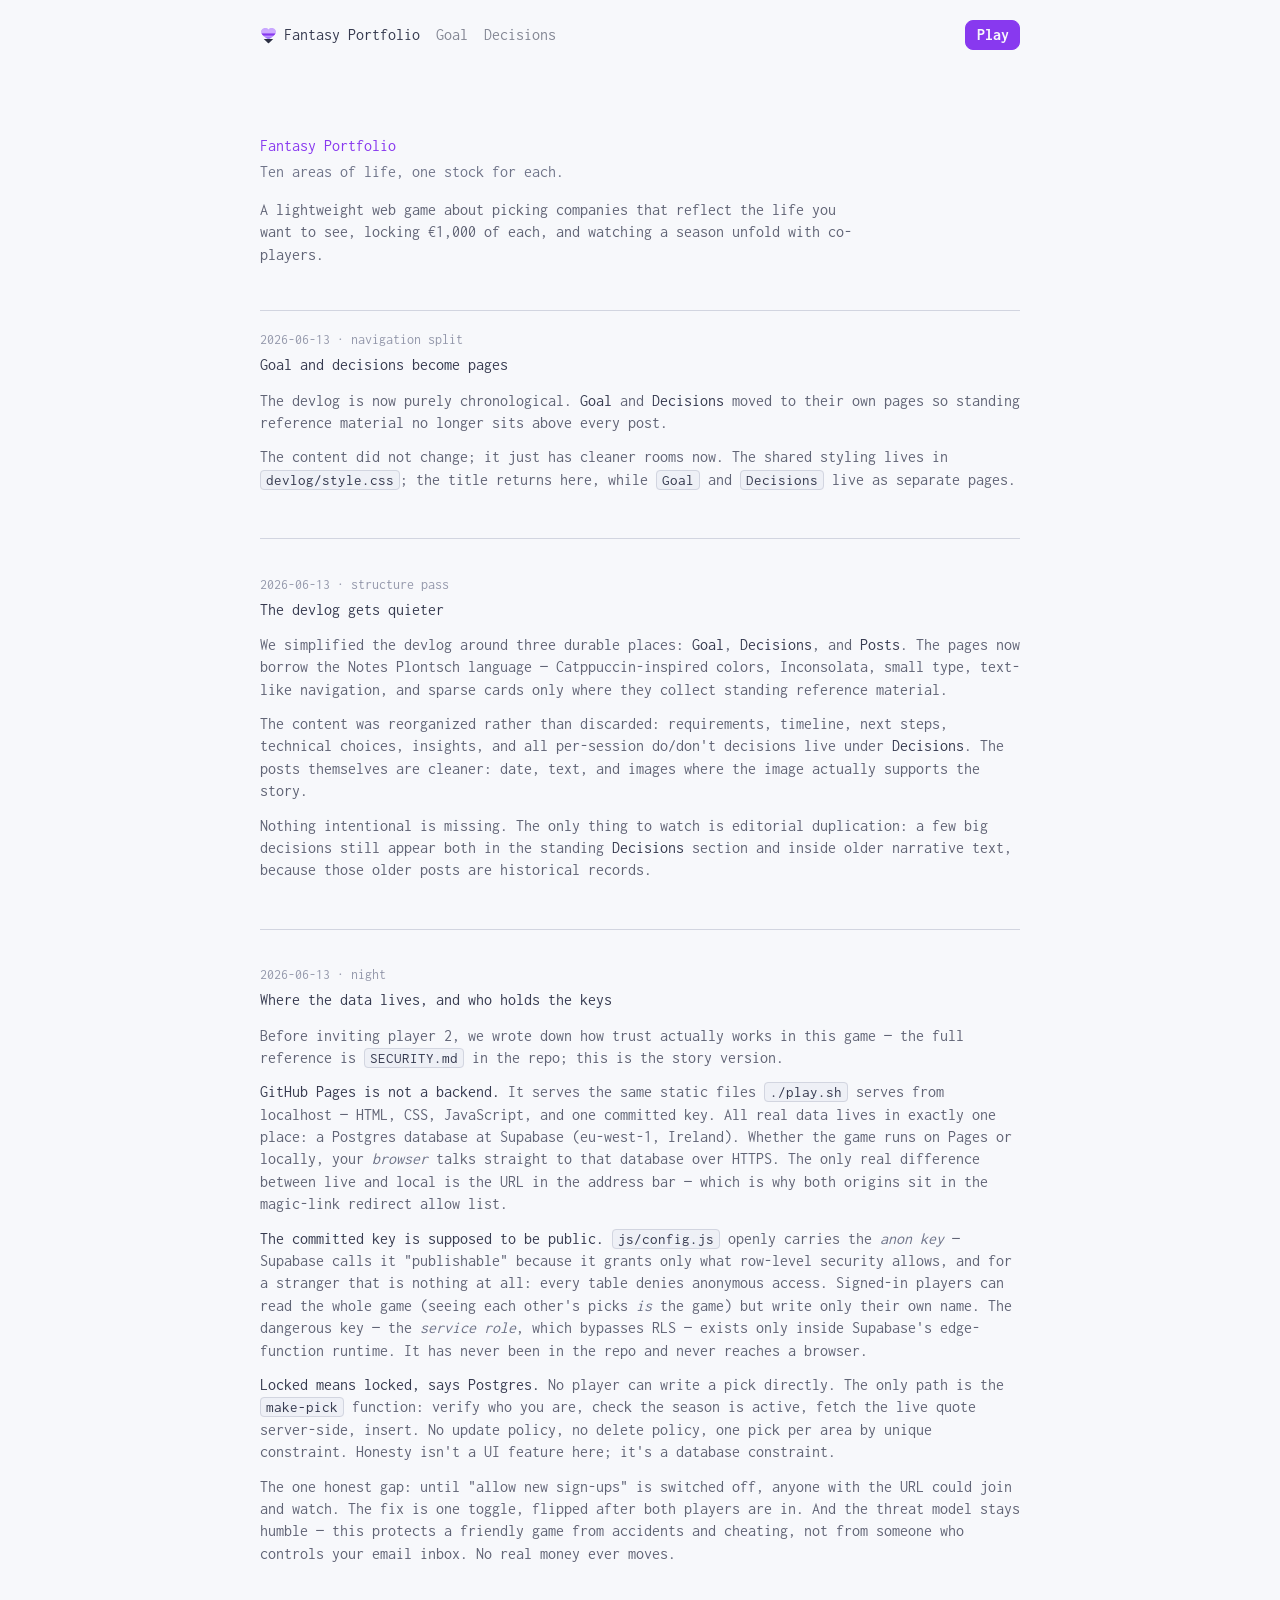
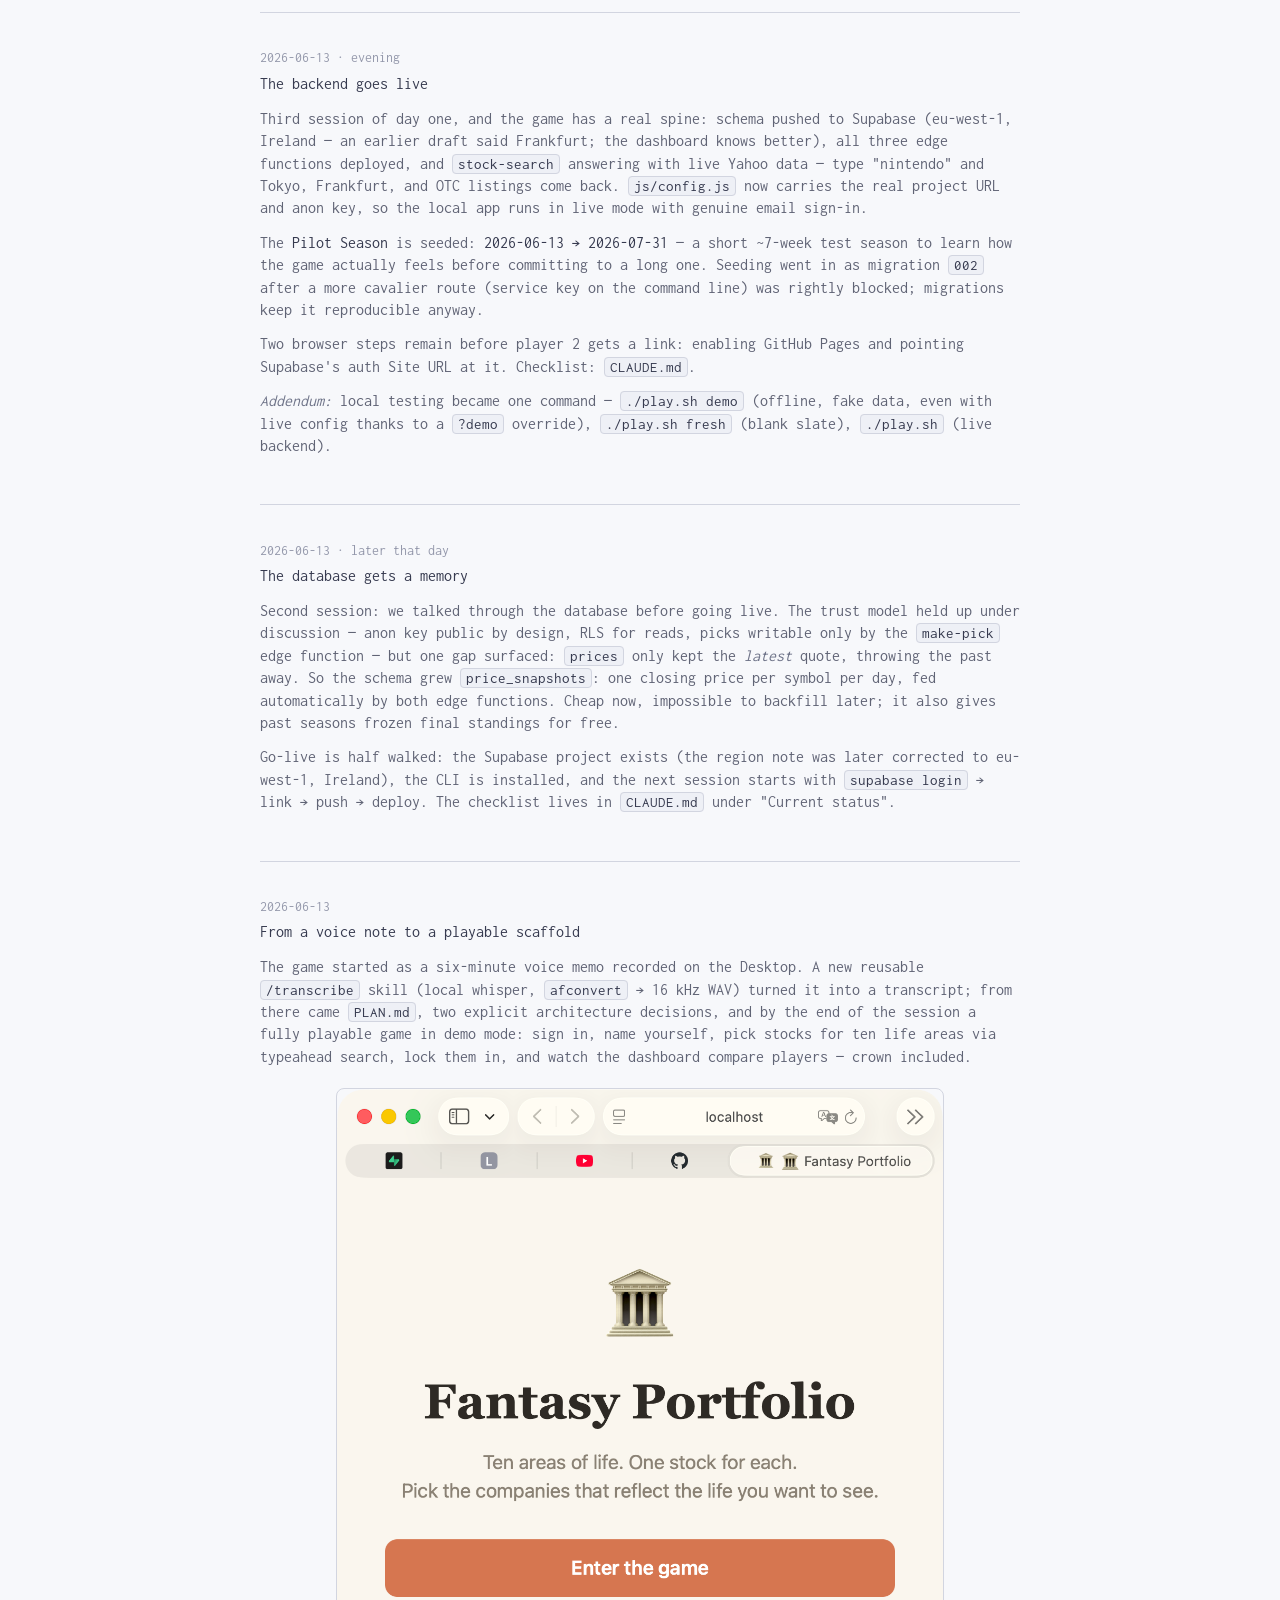
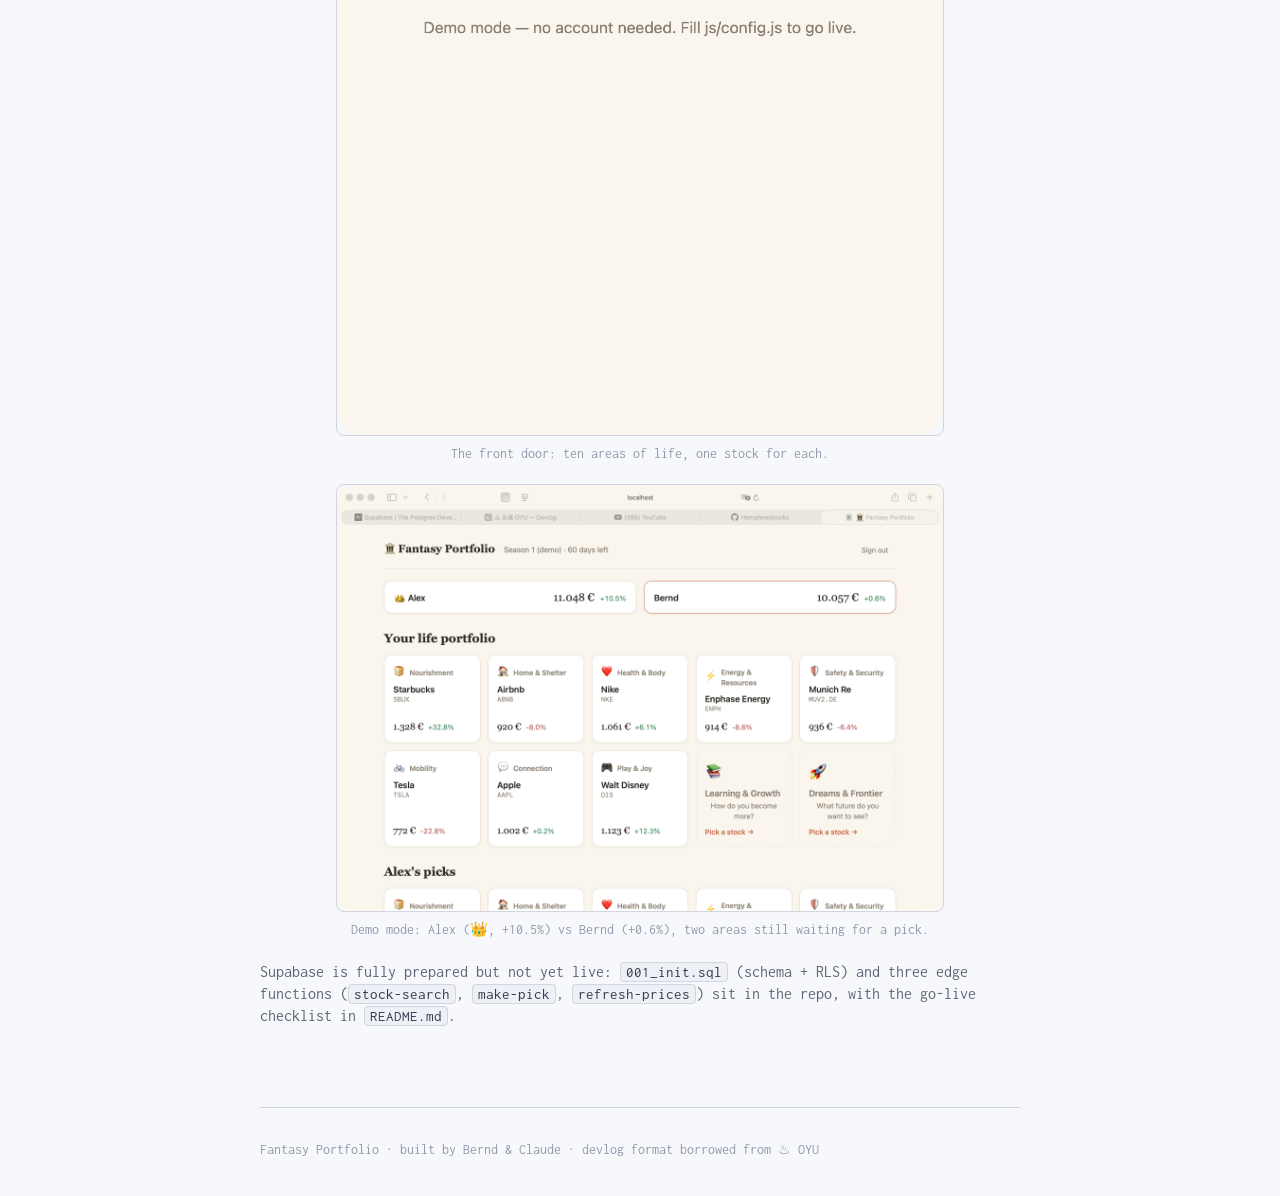
<file: devlog/index.html>
<!DOCTYPE html>
<html lang="en">
<head>
<meta charset="utf-8">
<meta name="viewport" content="width=device-width, initial-scale=1">
<title>Fantasy Portfolio — Devlog</title>
<link rel="icon" href="../assets/fantasy-portfolio-icon.svg" type="image/svg+xml">
<link rel="stylesheet" href="style.css">
</head>
<body>
<header class="topbar">
  <div class="nav-left">
    <a class="blog-title" href="./"><img class="brand-mark" src="../assets/fantasy-portfolio-icon.svg" alt="">Fantasy Portfolio</a>
    <nav aria-label="Devlog">
      <a href="goal.html">Goal</a>
      <a href="decisions.html">Decisions</a>
    </nav>
  </div>
  <div class="nav-right">
    <a class="play-link" href="../index.html">Play</a>
  </div>
</header>

<main id="top">
<header class="hero">
  <h1>Fantasy Portfolio</h1>
  <p class="tagline">Ten areas of life, one stock for each.</p>
  <p class="short">A lightweight web game about picking companies that reflect the life you want to see, locking €1,000 of each, and watching a season unfold with co-players.</p>
</header>

<section id="posts">
  <article class="entry">
    <div class="date">2026-06-13 · navigation split</div>
    <h3>Goal and decisions become pages</h3>
    <p>The devlog is now purely chronological. <b>Goal</b> and <b>Decisions</b> moved to
    their own pages so standing reference material no longer sits above every post.</p>
    <p>The content did not change; it just has cleaner rooms now. The shared styling lives in
    <code>devlog/style.css</code>; the title returns here, while <code>Goal</code> and
    <code>Decisions</code> live as separate pages.</p>
  </article>

  <article class="entry">
    <div class="date">2026-06-13 · structure pass</div>
    <h3>The devlog gets quieter</h3>
    <p>We simplified the devlog around three durable places: <b>Goal</b>, <b>Decisions</b>,
    and <b>Posts</b>. The pages now borrow the Notes Plontsch language — Catppuccin-inspired
    colors, Inconsolata, small type, text-like navigation, and sparse cards only where they
    collect standing reference material.</p>
    <p>The content was reorganized rather than discarded: requirements, timeline, next steps,
    technical choices, insights, and all per-session do/don't decisions live under
    <b>Decisions</b>. The posts themselves are cleaner: date, text, and images where the image
    actually supports the story.</p>
    <p>Nothing intentional is missing. The only thing to watch is editorial duplication: a few
    big decisions still appear both in the standing <b>Decisions</b> section and inside older
    narrative text, because those older posts are historical records.</p>
  </article>

  <article class="entry">
    <div class="date">2026-06-13 · night</div>
    <h3>Where the data lives, and who holds the keys</h3>
    <p>Before inviting player 2, we wrote down how trust actually works in this game —
    the full reference is <code>SECURITY.md</code> in the repo; this is the story version.</p>
    <p><b>GitHub Pages is not a backend.</b> It serves the same static files
    <code>./play.sh</code> serves from localhost — HTML, CSS, JavaScript, and one committed key.
    All real data lives in exactly one place: a Postgres database at Supabase (eu-west-1,
    Ireland). Whether the game runs on Pages or locally, your <em>browser</em> talks straight
    to that database over HTTPS. The only real difference between live and local is the URL
    in the address bar — which is why both origins sit in the magic-link redirect allow list.</p>
    <p><b>The committed key is supposed to be public.</b> <code>js/config.js</code> openly carries
    the <em>anon key</em> — Supabase calls it "publishable" because it grants only what
    row-level security allows, and for a stranger that is nothing at all: every table denies
    anonymous access. Signed-in players can read the whole game (seeing each other's picks
    <em>is</em> the game) but write only their own name. The dangerous key — the
    <em>service role</em>, which bypasses RLS — exists only inside Supabase's edge-function
    runtime. It has never been in the repo and never reaches a browser.</p>
    <p><b>Locked means locked, says Postgres.</b> No player can write a pick directly. The
    only path is the <code>make-pick</code> function: verify who you are, check the season is
    active, fetch the live quote server-side, insert. No update policy, no delete policy, one
    pick per area by unique constraint. Honesty isn't a UI feature here; it's a database
    constraint.</p>
    <p>The one honest gap: until "allow new sign-ups" is switched off, anyone with the URL
    could join and watch. The fix is one toggle, flipped after both players are in. And the
    threat model stays humble — this protects a friendly game from accidents and cheating,
    not from someone who controls your email inbox. No real money ever moves.</p>
  </article>

  <article class="entry">
    <div class="date">2026-06-13 · evening</div>
    <h3>The backend goes live</h3>
    <p>Third session of day one, and the game has a real spine: schema pushed to Supabase
    (eu-west-1, Ireland — an earlier draft said Frankfurt; the dashboard knows better), all
    three edge functions deployed, and <code>stock-search</code> answering with
    live Yahoo data — type "nintendo" and Tokyo, Frankfurt, and OTC listings come back.
    <code>js/config.js</code> now carries the real project URL and anon key, so the local app runs
    in live mode with genuine email sign-in.</p>
    <p>The <b>Pilot Season</b> is seeded: <b>2026-06-13 → 2026-07-31</b> — a short ~7-week test
    season to learn how the game actually feels before committing to a long one. Seeding went in
    as migration <code>002</code> after a more cavalier route (service key on the command line) was
    rightly blocked; migrations keep it reproducible anyway.</p>
    <p>Two browser steps remain before player 2 gets a link: enabling GitHub Pages and pointing
    Supabase's auth Site URL at it. Checklist: <code>CLAUDE.md</code>.</p>
    <p><em>Addendum:</em> local testing became one command — <code>./play.sh demo</code> (offline,
    fake data, even with live config thanks to a <code>?demo</code> override), <code>./play.sh fresh</code>
    (blank slate), <code>./play.sh</code> (live backend).</p>
  </article>

  <article class="entry">
    <div class="date">2026-06-13 · later that day</div>
    <h3>The database gets a memory</h3>
    <p>Second session: we talked through the database before going live. The trust model held
    up under discussion — anon key public by design, RLS for reads, picks writable only by the
    <code>make-pick</code> edge function — but one gap surfaced: <code>prices</code> only kept the
    <em>latest</em> quote, throwing the past away. So the schema grew
    <code>price_snapshots</code>: one closing price per symbol per day, fed automatically by both
    edge functions. Cheap now, impossible to backfill later; it also gives past seasons frozen
    final standings for free.</p>
    <p>Go-live is half walked: the Supabase project exists (the region note was later
    corrected to eu-west-1, Ireland), the CLI is installed, and the next session starts with
    <code>supabase login</code> → link → push → deploy. The checklist lives in
    <code>CLAUDE.md</code> under "Current status".</p>
  </article>

  <article class="entry">
    <div class="date">2026-06-13</div>
    <h3>From a voice note to a playable scaffold</h3>
    <p>The game started as a six-minute voice memo recorded on the Desktop. A new reusable
    <code>/transcribe</code> skill (local whisper, <code>afconvert</code> → 16&nbsp;kHz WAV) turned it into a
    transcript; from there came <code>PLAN.md</code>, two explicit architecture decisions, and by the
    end of the session a fully playable game in demo mode: sign in, name yourself, pick stocks
    for ten life areas via typeahead search, lock them in, and watch the dashboard compare
    players — crown included.</p>
    <figure>
      <img src="img/2026-06-13-signin.png" alt="Sign-in screen">
      <figcaption>The front door: ten areas of life, one stock for each.</figcaption>
    </figure>
    <figure>
      <img src="img/2026-06-13-dashboard.png" alt="Dashboard with two players">
      <figcaption>Demo mode: Alex (👑, +10.5%) vs Bernd (+0.6%), two areas still waiting for a pick.</figcaption>
    </figure>
    <p>Supabase is fully prepared but not yet live: <code>001_init.sql</code> (schema + RLS) and three
    edge functions (<code>stock-search</code>, <code>make-pick</code>, <code>refresh-prices</code>) sit in the repo,
    with the go-live checklist in <code>README.md</code>.</p>
  </article>

</section>

<footer>
  Fantasy Portfolio · built by Bernd &amp; Claude · devlog format borrowed from ♨ OYU
</footer>

</main>
<script src="play-link.js"></script>
</body>
</html>
</file>
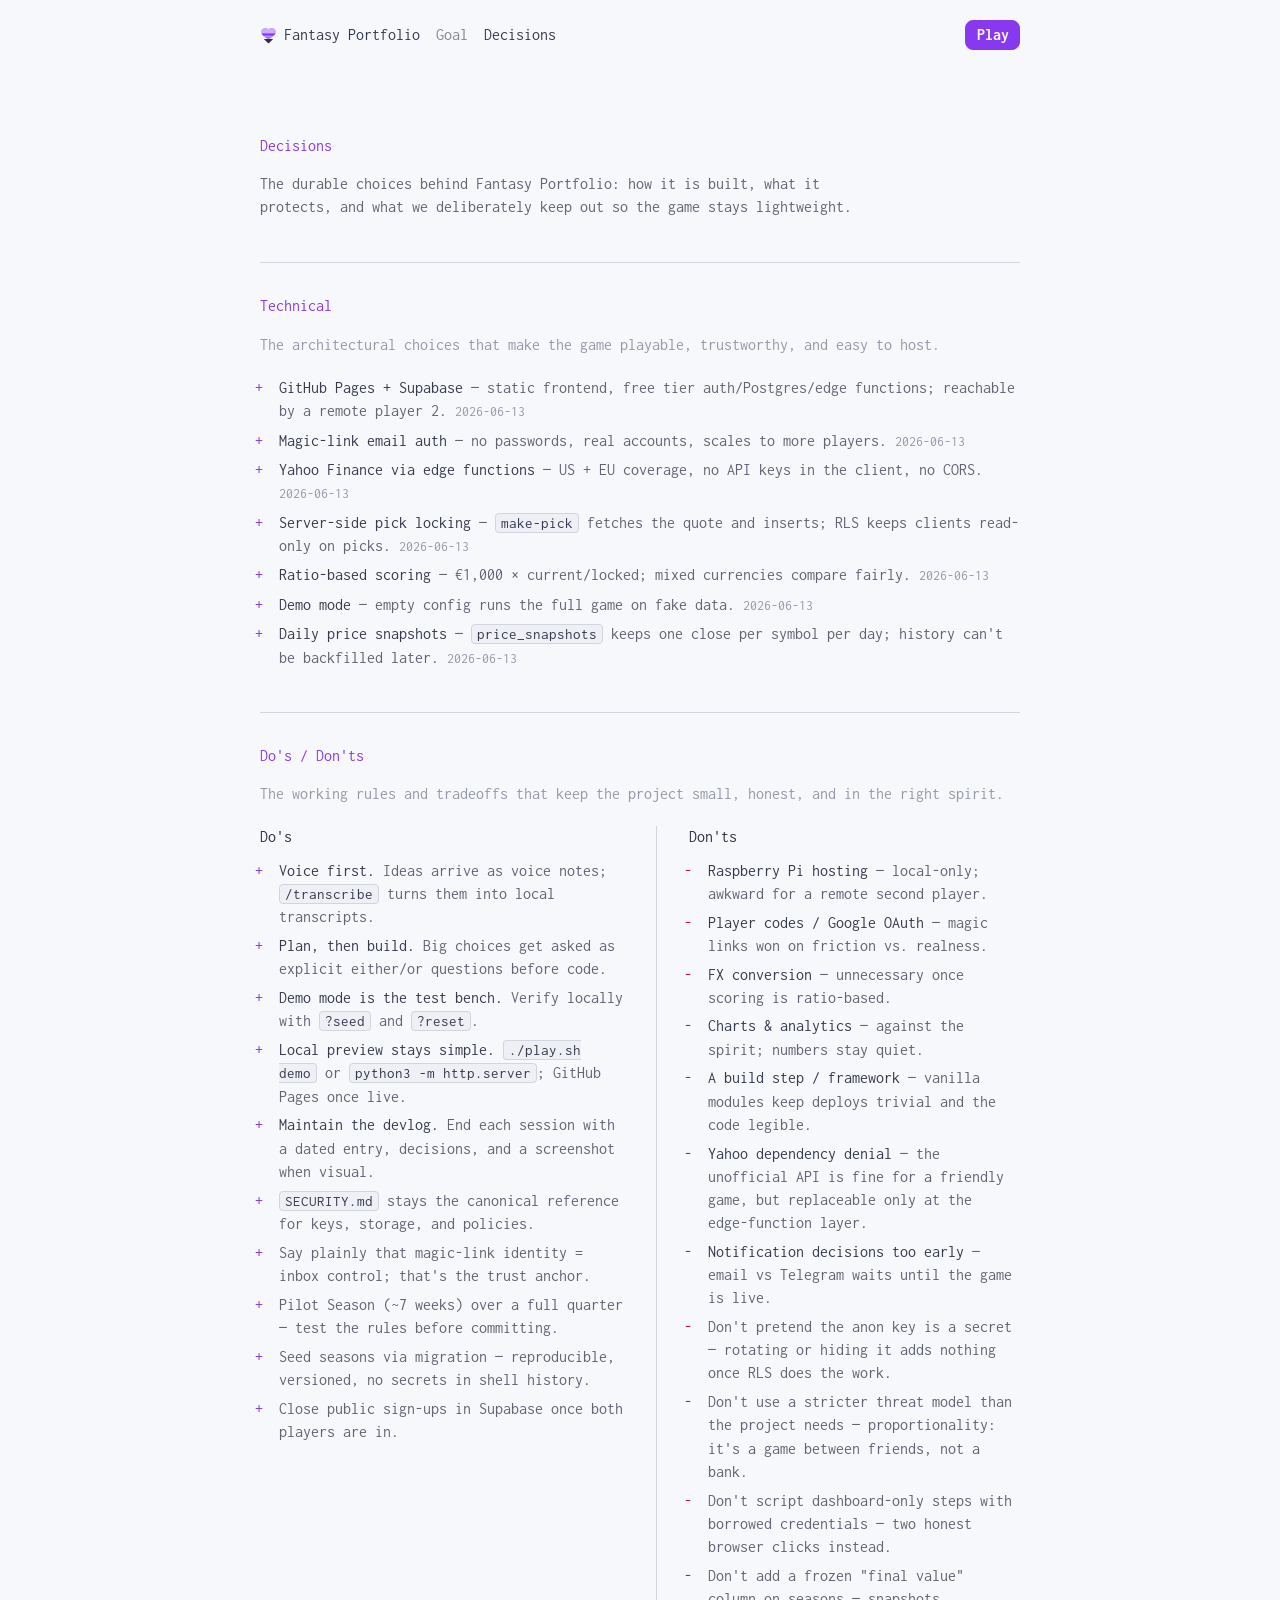
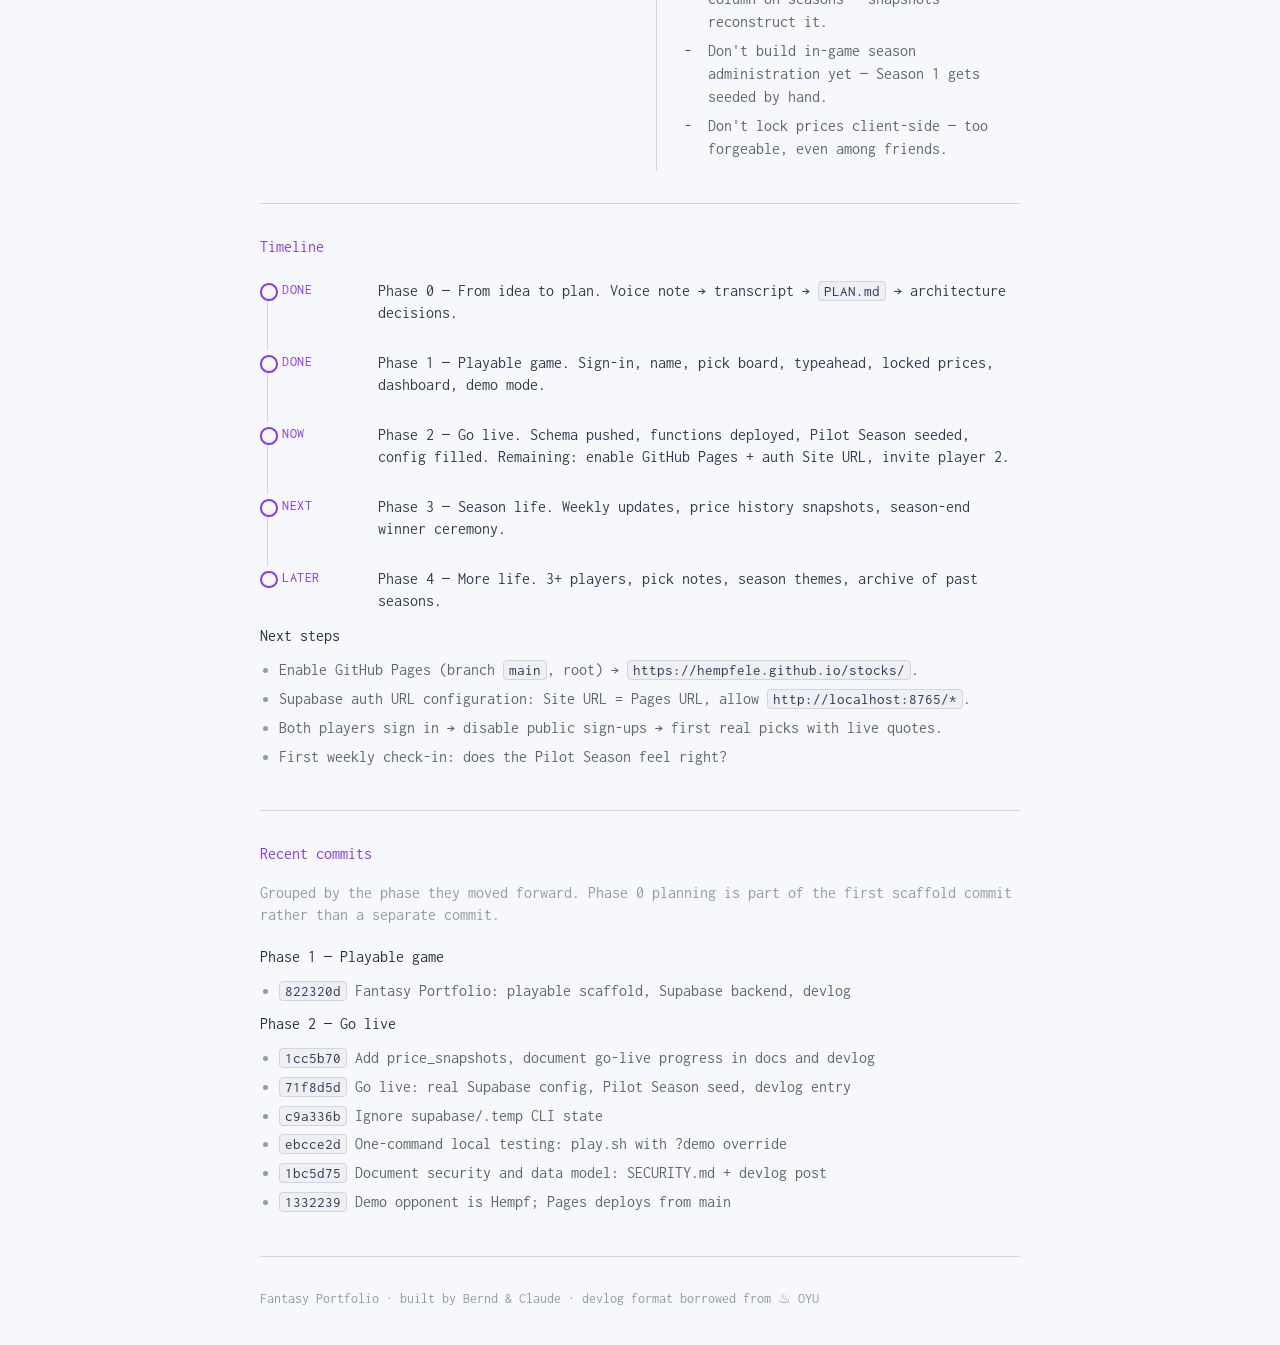
<file: devlog/decisions.html>
<!DOCTYPE html>
<html lang="en">
<head>
<meta charset="utf-8">
<meta name="viewport" content="width=device-width, initial-scale=1">
<title>Fantasy Portfolio — Decisions</title>
<link rel="icon" href="../assets/fantasy-portfolio-icon.svg" type="image/svg+xml">
<link rel="stylesheet" href="style.css">
</head>
<body>
<header class="topbar">
  <div class="nav-left">
    <a class="blog-title" href="./"><img class="brand-mark" src="../assets/fantasy-portfolio-icon.svg" alt="">Fantasy Portfolio</a>
    <nav aria-label="Devlog">
      <a href="goal.html">Goal</a>
      <a class="active" href="decisions.html">Decisions</a>
    </nav>
  </div>
  <div class="nav-right">
    <a class="play-link" href="../index.html">Play</a>
  </div>
</header>

<main id="top">
<header class="hero">
  <h1>Decisions</h1>
  <p class="short">The durable choices behind Fantasy Portfolio: how it is built, what it protects, and what we deliberately keep out so the game stays lightweight.</p>
</header>

<section>
  <h2>Technical</h2>
  <p class="section-note">The architectural choices that make the game playable, trustworthy, and easy to host.</p>
  <ul class="for">
    <li><b>GitHub Pages + Supabase</b> — static frontend, free tier auth/Postgres/edge functions; reachable by a remote player 2. <span class="tag">2026-06-13</span></li>
    <li><b>Magic-link email auth</b> — no passwords, real accounts, scales to more players. <span class="tag">2026-06-13</span></li>
    <li><b>Yahoo Finance via edge functions</b> — US + EU coverage, no API keys in the client, no CORS. <span class="tag">2026-06-13</span></li>
    <li><b>Server-side pick locking</b> — <code>make-pick</code> fetches the quote and inserts; RLS keeps clients read-only on picks. <span class="tag">2026-06-13</span></li>
    <li><b>Ratio-based scoring</b> — €1,000 × current/locked; mixed currencies compare fairly. <span class="tag">2026-06-13</span></li>
    <li><b>Demo mode</b> — empty config runs the full game on fake data. <span class="tag">2026-06-13</span></li>
    <li><b>Daily price snapshots</b> — <code>price_snapshots</code> keeps one close per symbol per day; history can't be backfilled later. <span class="tag">2026-06-13</span></li>
  </ul>
</section>

<section>
  <h2>Do's / Don'ts</h2>
  <p class="section-note">The working rules and tradeoffs that keep the project small, honest, and in the right spirit.</p>
  <div class="split-list">
    <div><h3>Do's</h3>
      <ul class="for">
        <li><b>Voice first.</b> Ideas arrive as voice notes; <code>/transcribe</code> turns them into local transcripts.</li>
        <li><b>Plan, then build.</b> Big choices get asked as explicit either/or questions before code.</li>
        <li><b>Demo mode is the test bench.</b> Verify locally with <code>?seed</code> and <code>?reset</code>.</li>
        <li><b>Local preview stays simple.</b> <code>./play.sh demo</code> or <code>python3 -m http.server</code>; GitHub Pages once live.</li>
        <li><b>Maintain the devlog.</b> End each session with a dated entry, decisions, and a screenshot when visual.</li>
        <li><code>SECURITY.md</code> stays the canonical reference for keys, storage, and policies.</li>
        <li>Say plainly that magic-link identity = inbox control; that's the trust anchor.</li>
        <li>Pilot Season (~7 weeks) over a full quarter — test the rules before committing.</li>
        <li>Seed seasons via migration — reproducible, versioned, no secrets in shell history.</li>
        <li>Close public sign-ups in Supabase once both players are in.</li>
      </ul>
    </div>
    <div><h3>Don'ts</h3>
      <ul class="against">
        <li><b>Raspberry Pi hosting</b> — local-only; awkward for a remote second player.</li>
        <li><b>Player codes / Google OAuth</b> — magic links won on friction vs. realness.</li>
        <li><b>FX conversion</b> — unnecessary once scoring is ratio-based.</li>
        <li><b>Charts &amp; analytics</b> — against the spirit; numbers stay quiet.</li>
        <li><b>A build step / framework</b> — vanilla modules keep deploys trivial and the code legible.</li>
        <li><b>Yahoo dependency denial</b> — the unofficial API is fine for a friendly game, but replaceable only at the edge-function layer.</li>
        <li><b>Notification decisions too early</b> — email vs Telegram waits until the game is live.</li>
        <li>Don't pretend the anon key is a secret — rotating or hiding it adds nothing once RLS does the work.</li>
        <li>Don't use a stricter threat model than the project needs — proportionality: it's a game between friends, not a bank.</li>
        <li>Don't script dashboard-only steps with borrowed credentials — two honest browser clicks instead.</li>
        <li>Don't add a frozen "final value" column on seasons — snapshots reconstruct it.</li>
        <li>Don't build in-game season administration yet — Season 1 gets seeded by hand.</li>
        <li>Don't lock prices client-side — too forgeable, even among friends.</li>
      </ul>
    </div>
  </div>
</section>

<section>
  <h2>Timeline</h2>
  <div class="phase"><span class="badge">done</span><div><b>Phase 0 — From idea to plan.</b> Voice note → transcript → <code>PLAN.md</code> → architecture decisions.</div></div>
  <div class="phase"><span class="badge">done</span><div><b>Phase 1 — Playable game.</b> Sign-in, name, pick board, typeahead, locked prices, dashboard, demo mode.</div></div>
  <div class="phase"><span class="badge">now</span><div><b>Phase 2 — Go live.</b> Schema pushed, functions deployed, Pilot Season seeded, config filled. Remaining: enable GitHub Pages + auth Site URL, invite player 2.</div></div>
  <div class="phase"><span class="badge">next</span><div><b>Phase 3 — Season life.</b> Weekly updates, price history snapshots, season-end winner ceremony.</div></div>
  <div class="phase"><span class="badge">later</span><div><b>Phase 4 — More life.</b> 3+ players, pick notes, season themes, archive of past seasons.</div></div>

  <h3>Next steps</h3>
  <ul>
    <li>Enable GitHub Pages (branch <code>main</code>, root) → <code>https://hempfele.github.io/stocks/</code>.</li>
    <li>Supabase auth URL configuration: Site URL = Pages URL, allow <code>http://localhost:8765/*</code>.</li>
    <li>Both players sign in → disable public sign-ups → first real picks with live quotes.</li>
    <li>First weekly check-in: does the Pilot Season feel right?</li>
  </ul>
</section>

<section>
  <h2>Recent commits</h2>
  <p class="section-note">Grouped by the phase they moved forward. Phase 0 planning is part of the first scaffold commit rather than a separate commit.</p>
  <h3>Phase 1 — Playable game</h3>
  <ul>
    <li><code>822320d</code> Fantasy Portfolio: playable scaffold, Supabase backend, devlog</li>
  </ul>
  <h3>Phase 2 — Go live</h3>
  <ul>
    <li><code>1cc5b70</code> Add price_snapshots, document go-live progress in docs and devlog</li>
    <li><code>71f8d5d</code> Go live: real Supabase config, Pilot Season seed, devlog entry</li>
    <li><code>c9a336b</code> Ignore supabase/.temp CLI state</li>
    <li><code>ebcce2d</code> One-command local testing: play.sh with ?demo override</li>
    <li><code>1bc5d75</code> Document security and data model: SECURITY.md + devlog post</li>
    <li><code>1332239</code> Demo opponent is Hempf; Pages deploys from main</li>
  </ul>
</section>

<footer>
  Fantasy Portfolio · built by Bernd &amp; Claude · devlog format borrowed from ♨ OYU
</footer>
</main>
<script src="play-link.js"></script>
</body>
</html>
</file>
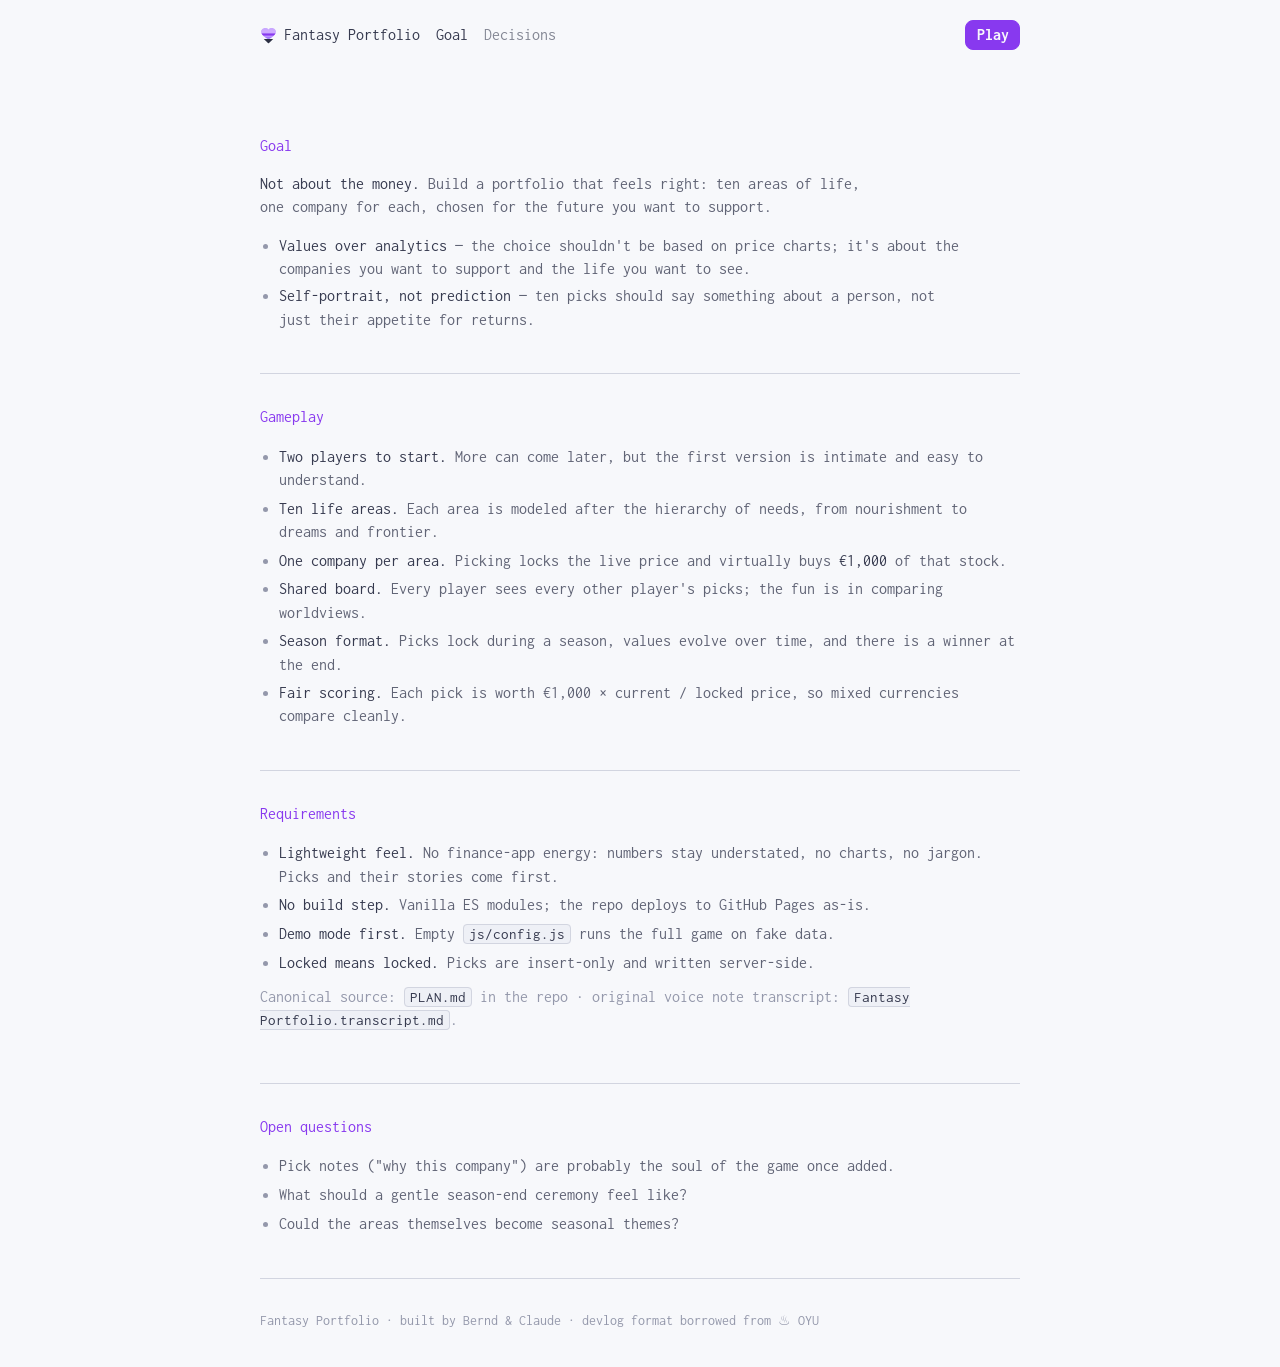
<file: devlog/goal.html>
<!DOCTYPE html>
<html lang="en">
<head>
<meta charset="utf-8">
<meta name="viewport" content="width=device-width, initial-scale=1">
<title>Fantasy Portfolio — Goal</title>
<link rel="icon" href="../assets/fantasy-portfolio-icon.svg" type="image/svg+xml">
<link rel="stylesheet" href="style.css">
</head>
<body>
<header class="topbar">
  <div class="nav-left">
    <a class="blog-title" href="./"><img class="brand-mark" src="../assets/fantasy-portfolio-icon.svg" alt="">Fantasy Portfolio</a>
    <nav aria-label="Devlog">
      <a class="active" href="goal.html">Goal</a>
      <a href="decisions.html">Decisions</a>
    </nav>
  </div>
  <div class="nav-right">
    <a class="play-link" href="../index.html">Play</a>
  </div>
</header>

<main id="top">
<header class="hero">
  <h1>Goal</h1>
  <p class="short"><b>Not about the money.</b> Build a portfolio that feels right: ten areas of life, one company for each, chosen for the future you want to support.</p>
  <ul class="hero-points">
    <li><b>Values over analytics</b> — the choice shouldn't be based on price charts; it's about the companies you want to support and the life you want to see.</li>
    <li><b>Self-portrait, not prediction</b> — ten picks should say something about a person, not just their appetite for returns.</li>
  </ul>
</header>

<section>
  <h2>Gameplay</h2>
  <ul>
    <li><b>Two players to start.</b> More can come later, but the first version is intimate and easy to understand.</li>
    <li><b>Ten life areas.</b> Each area is modeled after the hierarchy of needs, from nourishment to dreams and frontier.</li>
    <li><b>One company per area.</b> Picking locks the live price and virtually buys <b>€1,000</b> of that stock.</li>
    <li><b>Shared board.</b> Every player sees every other player's picks; the fun is in comparing worldviews.</li>
    <li><b>Season format.</b> Picks lock during a season, values evolve over time, and there is a winner at the end.</li>
    <li><b>Fair scoring.</b> Each pick is worth €1,000 × current / locked price, so mixed currencies compare cleanly.</li>
  </ul>
</section>

<section>
  <h2>Requirements</h2>
  <ul>
    <li><b>Lightweight feel.</b> No finance-app energy: numbers stay understated, no charts, no jargon. Picks and their stories come first.</li>
    <li><b>No build step.</b> Vanilla ES modules; the repo deploys to GitHub Pages as-is.</li>
    <li><b>Demo mode first.</b> Empty <code>js/config.js</code> runs the full game on fake data.</li>
    <li><b>Locked means locked.</b> Picks are insert-only and written server-side.</li>
  </ul>
  <p class="section-note">Canonical source: <code>PLAN.md</code> in the repo · original voice note transcript: <code>Fantasy Portfolio.transcript.md</code>.</p>
</section>

<section>
  <h2>Open questions</h2>
  <ul>
    <li>Pick notes ("why this company") are probably the soul of the game once added.</li>
    <li>What should a gentle season-end ceremony feel like?</li>
    <li>Could the areas themselves become seasonal themes?</li>
  </ul>
</section>

<footer>
  Fantasy Portfolio · built by Bernd &amp; Claude · devlog format borrowed from ♨ OYU
</footer>
</main>
<script src="play-link.js"></script>
</body>
</html>
</file>
<file: devlog/style.css>
@import url('https://fonts.googleapis.com/css2?family=Inconsolata:wght@400;700&display=swap');

:root {
  color-scheme: light;
  --theme-base: #f7f8fb;
  --theme-mantle: #eef0f6;
  --theme-surface0: #d2d5e0;
  --theme-surface1: #bfc3d3;
  --theme-text: #363a4f;
  --theme-heading: #2b2f43;
  --theme-body-rgb: 54, 58, 79;
  --theme-body-alpha: 0.78;
  --theme-subtext0: #6f7489;
  --theme-overlay0: #9498ab;
  --theme-accent: #8839ef;
  --theme-link: #8839ef;
  --theme-hover: #6d4aff;
  --theme-good: #8839ef;
  --theme-bad: #d20f39;
  --theme-generated: var(--theme-accent);
  --theme-generated-base: #f0e9ff;
  --theme-generated-border: #d8c8ff;
}

* { box-sizing: border-box; margin: 0; padding: 0; }
html { scroll-behavior: smooth; overflow-y: scroll; }
body {
  max-width: 800px;
  margin: 0 auto;
  padding: 20px;
  color: var(--theme-text);
  background: var(--theme-base);
  font: 16px/1.4 Inconsolata, ui-monospace, SFMono-Regular, Menlo, monospace;
}
a { color: var(--theme-link); text-decoration: none; }
a:hover { color: var(--theme-hover); text-decoration: underline; }
main a, article a { text-decoration: underline; }
code, kbd {
  padding: 1px 5px;
  color: var(--theme-text);
  background: var(--theme-mantle);
  border: 1px solid var(--theme-surface0);
  border-radius: 4px;
  font-family: inherit;
  font-size: .92em;
}
p, li, figcaption {
  color: rgba(var(--theme-body-rgb), var(--theme-body-alpha));
  font-weight: 400;
}
p { margin: .75rem 0; }
ul { padding-left: 1.2rem; margin: .65rem 0; }
li { margin: .35rem 0; line-height: 1.45; }
li::marker { color: var(--theme-overlay0); }
b, strong { color: var(--theme-text); font-weight: 400; }
em { color: var(--theme-subtext0); }
h1, h2, h3 {
  color: var(--theme-heading);
  font-size: 1rem;
  font-weight: 400;
  line-height: 1.4;
}
.topbar {
  display: flex;
  align-items: center;
  justify-content: space-between;
  gap: 1rem;
  padding: 0 0 1rem;
}
.nav-left, .nav-right, nav {
  display: flex;
  flex-wrap: wrap;
  gap: 1rem;
  align-items: center;
}
.blog-title {
  display: inline-flex;
  gap: .45rem;
  align-items: center;
  color: var(--theme-text);
}
.brand-mark {
  width: 1.05em;
  height: 1.05em;
  flex: 0 0 auto;
  transform: translateY(.04em);
}
nav a {
  color: rgba(var(--theme-body-rgb), .6);
  font-size: 1rem;
  font-weight: 400;
}
nav a.active {
  color: var(--theme-text);
  text-decoration: none;
}
.play-link {
  display: inline-flex;
  align-items: center;
  min-height: 1.8rem;
  padding: .18rem .65rem;
  color: var(--theme-base);
  background: var(--theme-accent);
  border: 1px solid var(--theme-accent);
  border-radius: 8px;
  font-size: 1rem;
  font-weight: 700;
  text-decoration: none;
}
.play-link:hover {
  color: var(--theme-base);
  text-decoration: none;
  filter: brightness(.95);
}
.hero {
  padding: 4rem 0 2rem;
  border-bottom: 1px solid var(--theme-surface0);
}
.kicker, .date, .tag, .badge {
  color: var(--theme-overlay0);
  font-size: .9rem;
}
.hero h1 {
  margin-top: .3rem;
  color: var(--theme-generated);
}
.tagline {
  margin-top: .2rem;
  color: var(--theme-subtext0);
}
.short {
  max-width: 38rem;
  margin-top: 1rem;
}
.hero-points {
  max-width: 44rem;
  margin-top: 1rem;
}
.hero-points li {
  margin: .25rem 0;
}
section {
  padding: 2rem 0;
  border-bottom: 1px solid var(--theme-surface0);
}
section#posts {
  padding-top: 0;
}
section#posts article.entry:first-child {
  padding-top: 1.2rem;
}
section > h2 {
  margin-bottom: 1rem;
  color: var(--theme-generated);
}
.section-note {
  margin-bottom: 1.25rem;
  color: var(--theme-overlay0);
}
.split-list {
  display: grid;
  grid-template-columns: repeat(2, minmax(0, 1fr));
  gap: 2rem;
  margin-top: 1rem;
}
.split-list > div + div {
  padding-left: 2rem;
  border-left: 1px solid var(--theme-surface0);
}
.split-list h3 {
  margin-bottom: .65rem;
}
@media (max-width: 720px) {
  body { padding: 16px; }
  .topbar { align-items: flex-start; }
  .hero { padding: 2.5rem 0 1.5rem; }
  .split-list { grid-template-columns: 1fr; }
  .split-list > div + div {
    padding-left: 0;
    padding-top: 1rem;
    border-left: 0;
    border-top: 1px solid var(--theme-surface0);
  }
}
.for li::marker { content: "+  "; color: var(--theme-good); }
.against li::marker { content: "-  "; color: var(--theme-bad); }
.phase {
  position: relative;
  display: grid;
  grid-template-columns: 5rem 1fr;
  gap: 1rem;
  padding: .35rem 0 1.35rem 1.4rem;
}
.phase::before {
  content: "";
  position: absolute;
  left: .42rem;
  top: .95rem;
  bottom: -.25rem;
  width: 1px;
  background: var(--theme-surface0);
}
.phase::after {
  content: "";
  position: absolute;
  left: 0;
  top: .55rem;
  width: .85rem;
  height: .85rem;
  border-radius: 50%;
  background: var(--theme-base);
  border: 2px solid var(--theme-accent);
}
.phase:last-of-type {
  padding-bottom: .8rem;
}
.phase:last-of-type::before {
  display: none;
}
.badge {
  color: var(--theme-accent);
  text-transform: uppercase;
  letter-spacing: .5px;
}
article.entry {
  padding: 2.2rem 0;
  border-bottom: 1px solid var(--theme-surface0);
}
article.entry:last-child { border-bottom: 0; }
article.entry h3 {
  margin: .25rem 0 .8rem;
  color: var(--theme-text);
}
figure {
  width: 80%;
  margin: 1.25rem auto;
}
figure img {
  width: 100%;
  display: block;
  border: 1px solid var(--theme-surface0);
  border-radius: 8px;
}
figcaption {
  margin-top: .5rem;
  color: var(--theme-overlay0);
  font-size: .9rem;
  text-align: center;
}
footer {
  padding: 2rem 0 1rem;
  color: var(--theme-overlay0);
  font-size: .9rem;
  text-align: left;
}
</file>
